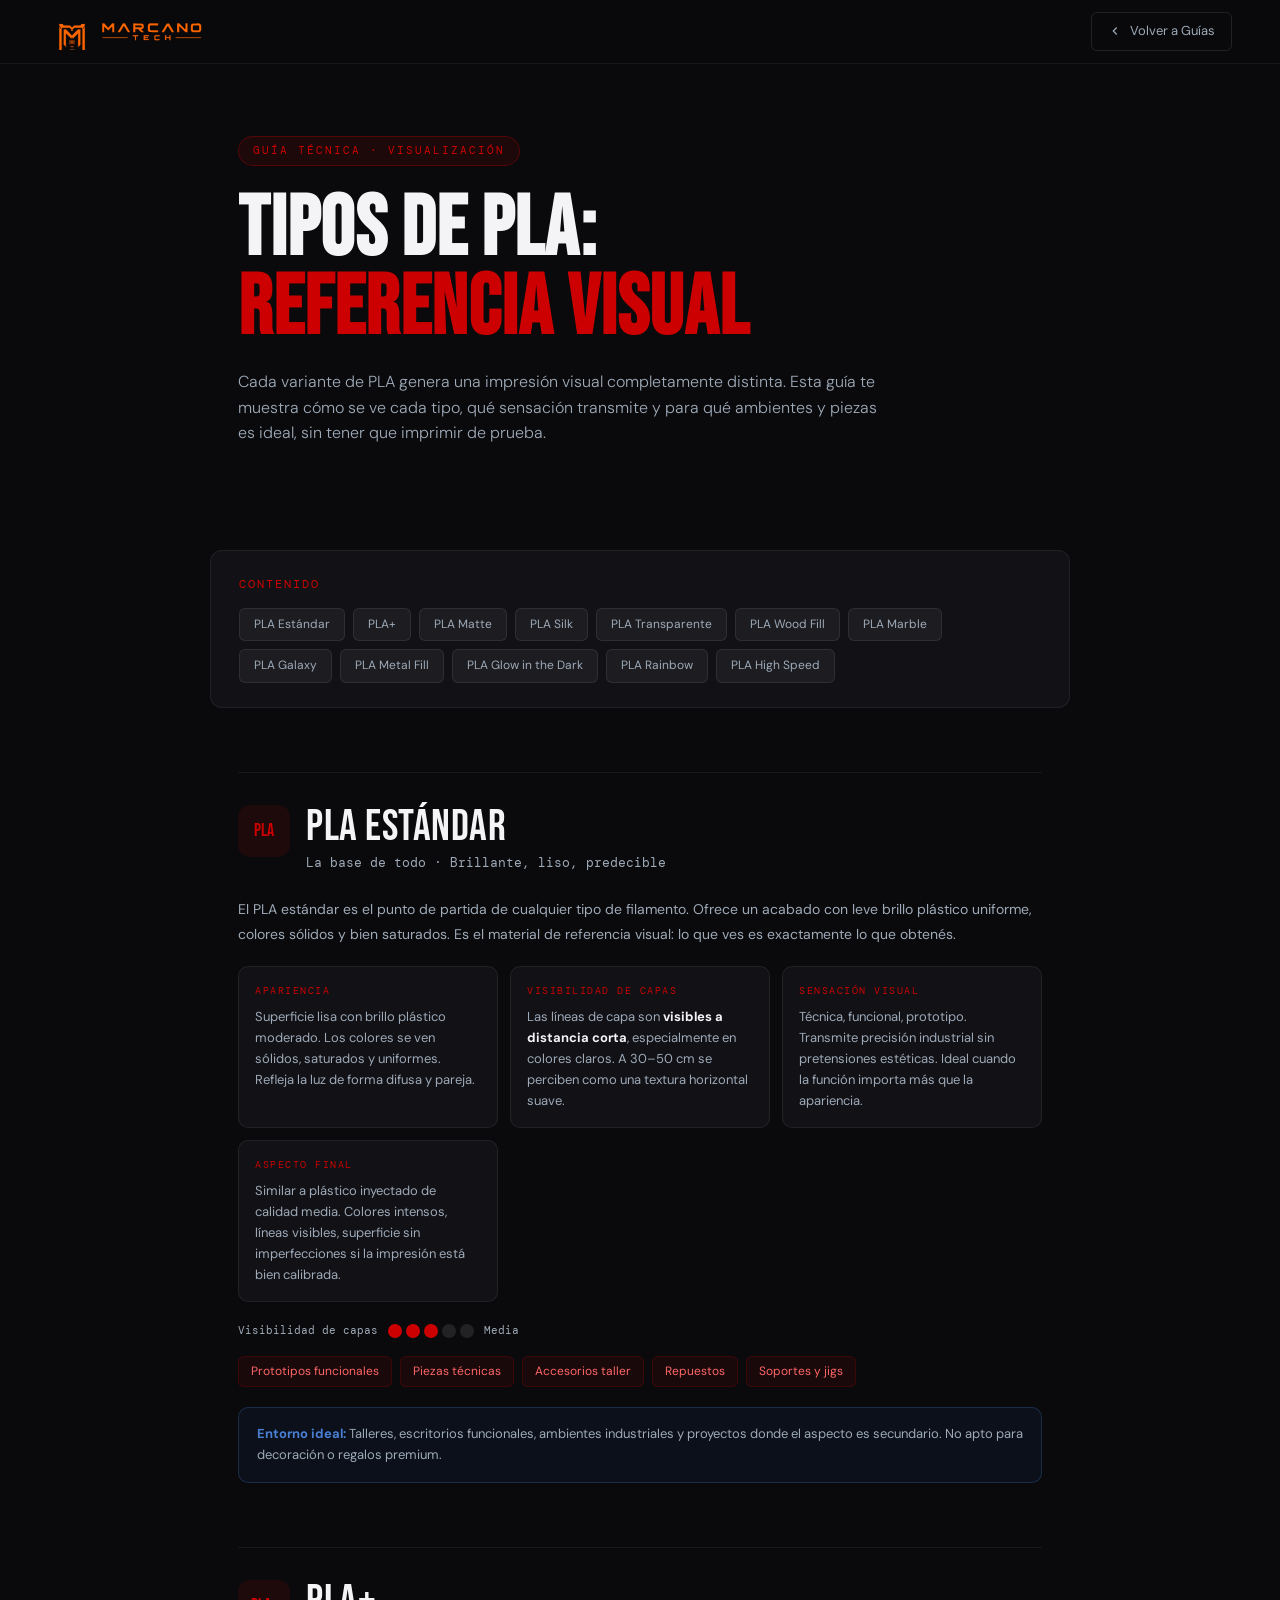
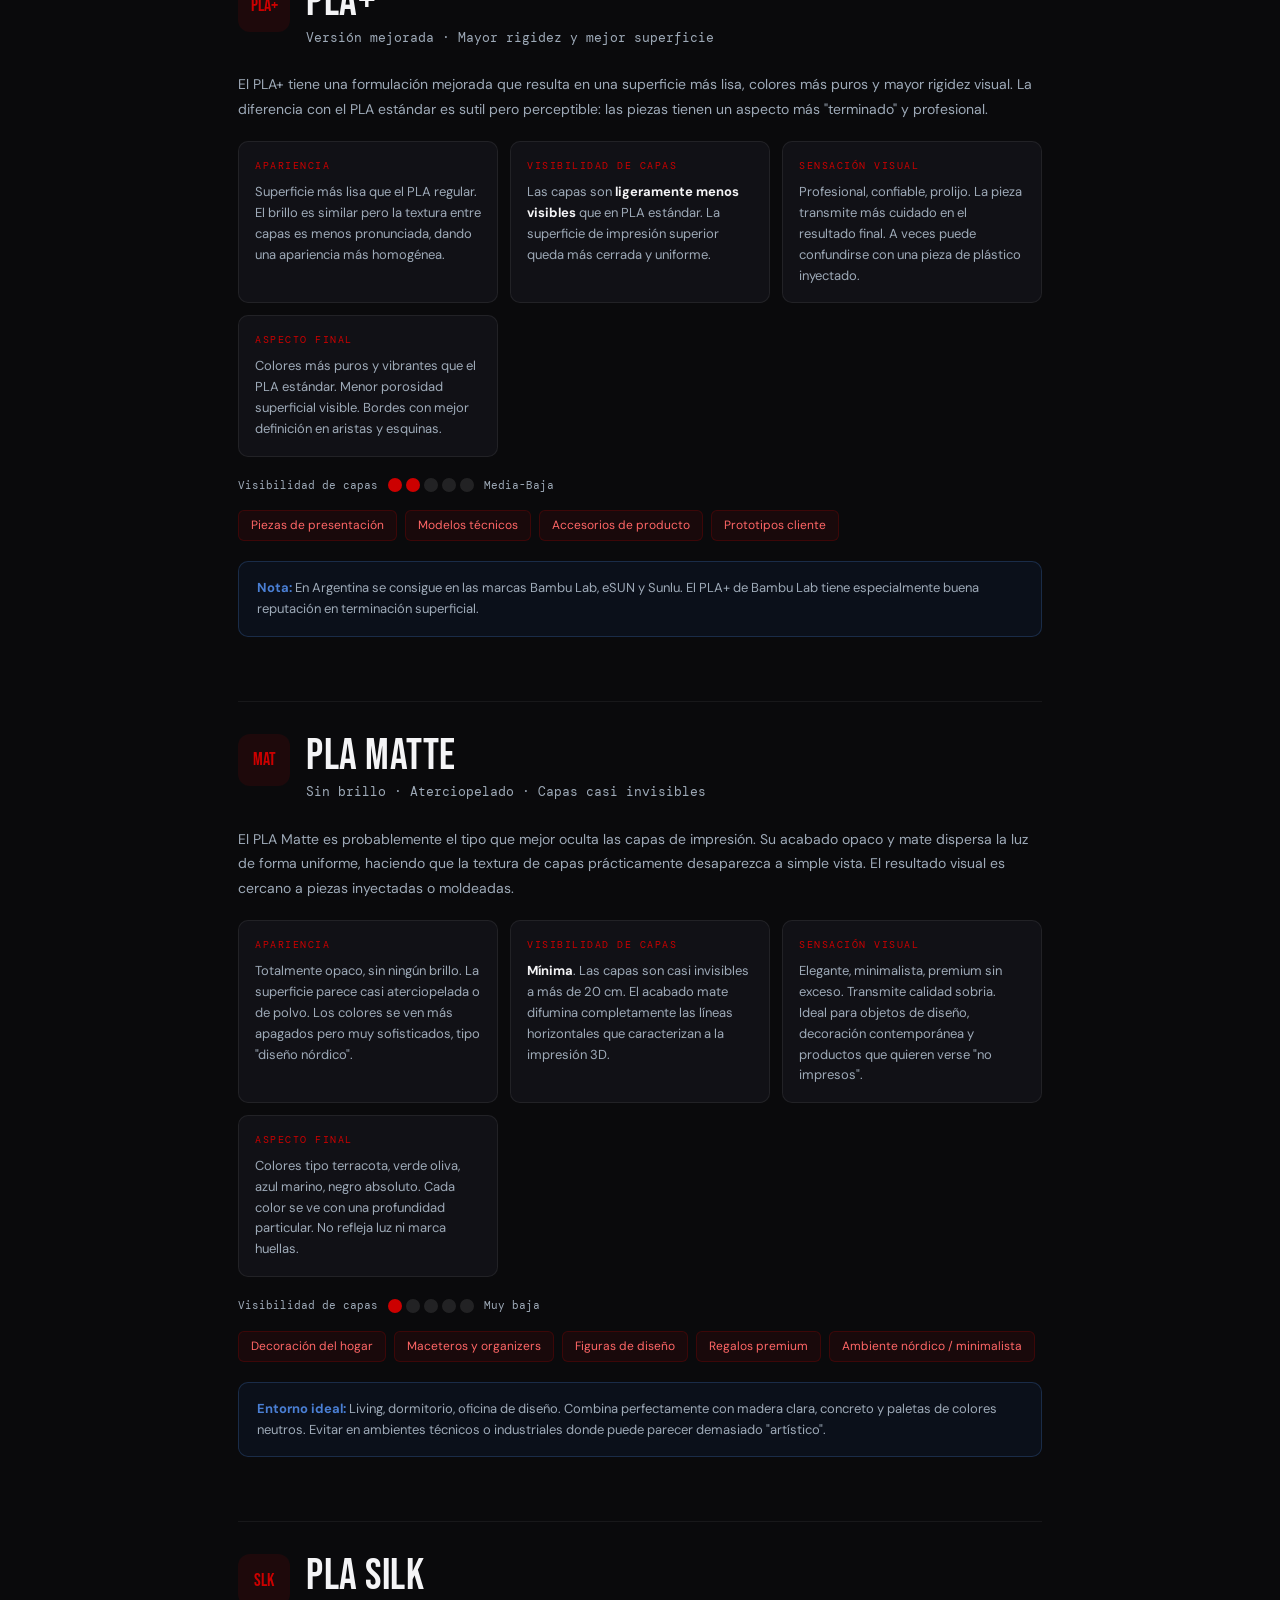
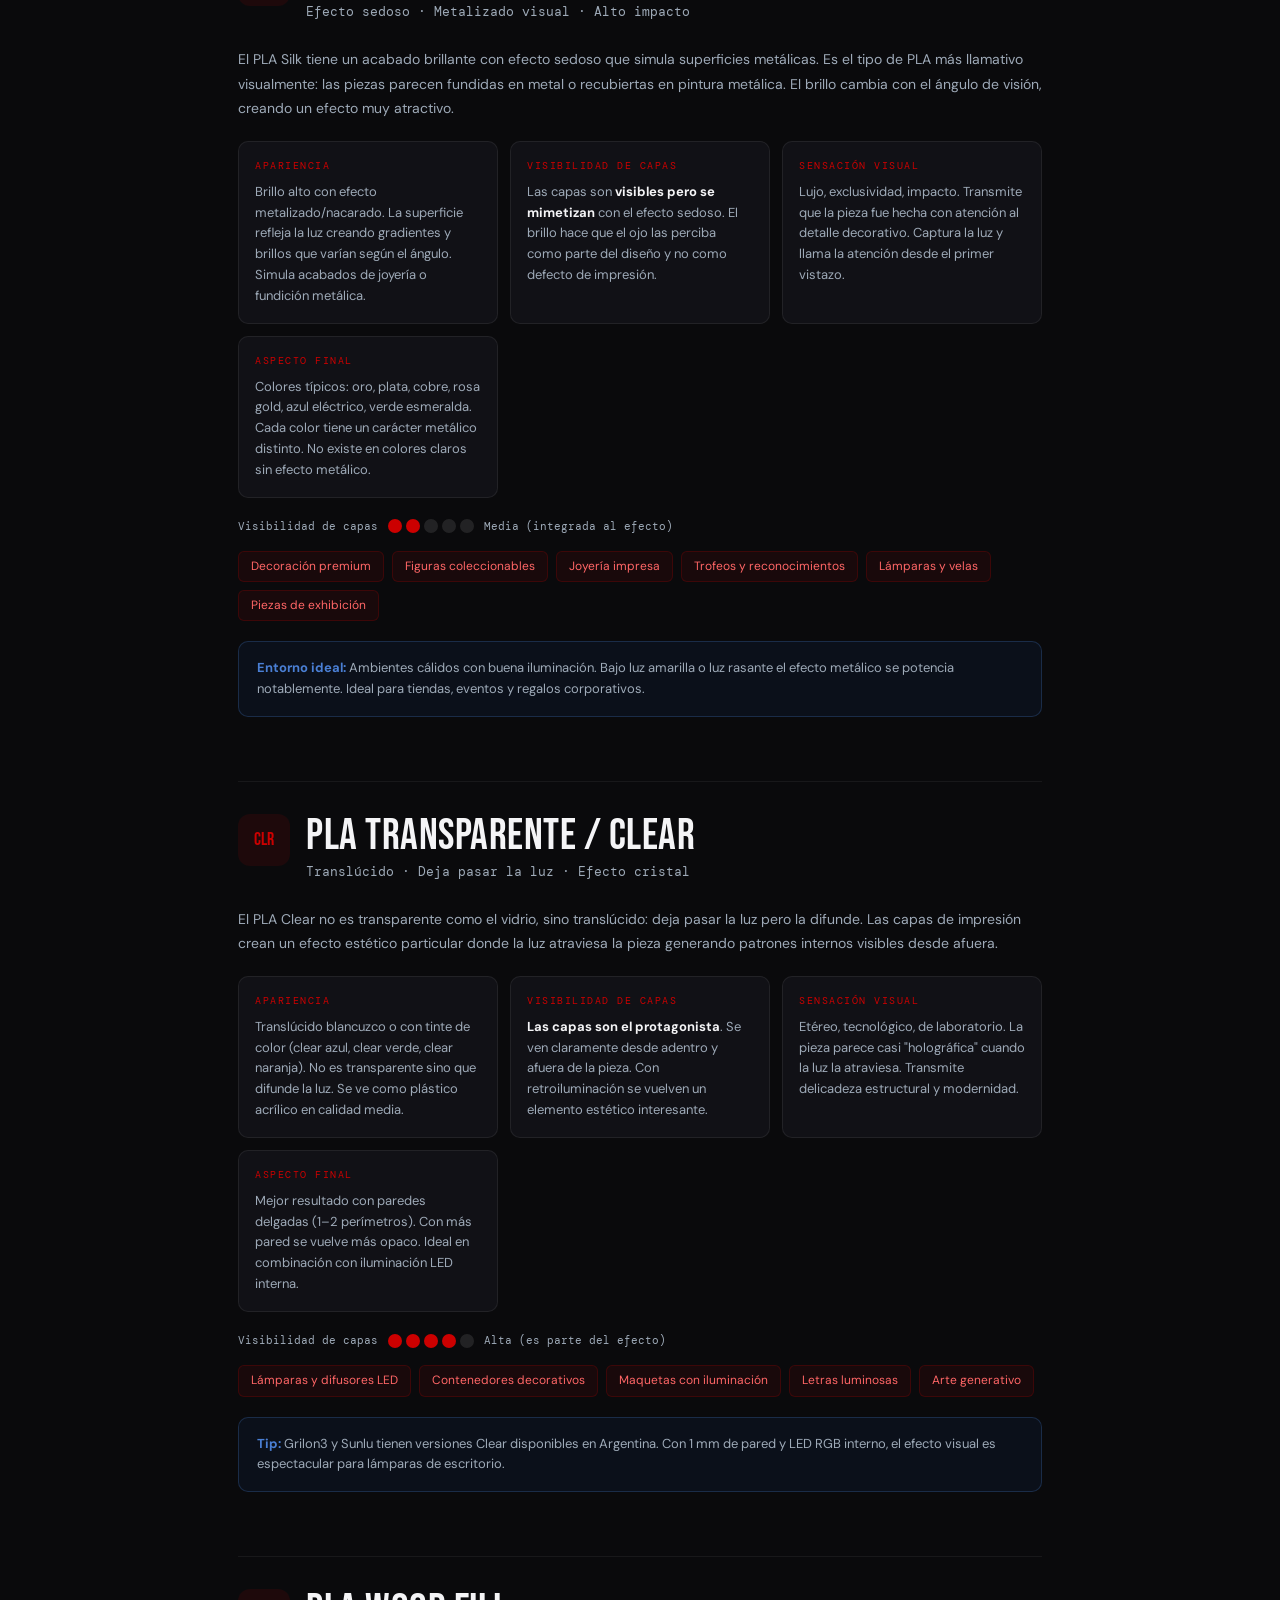
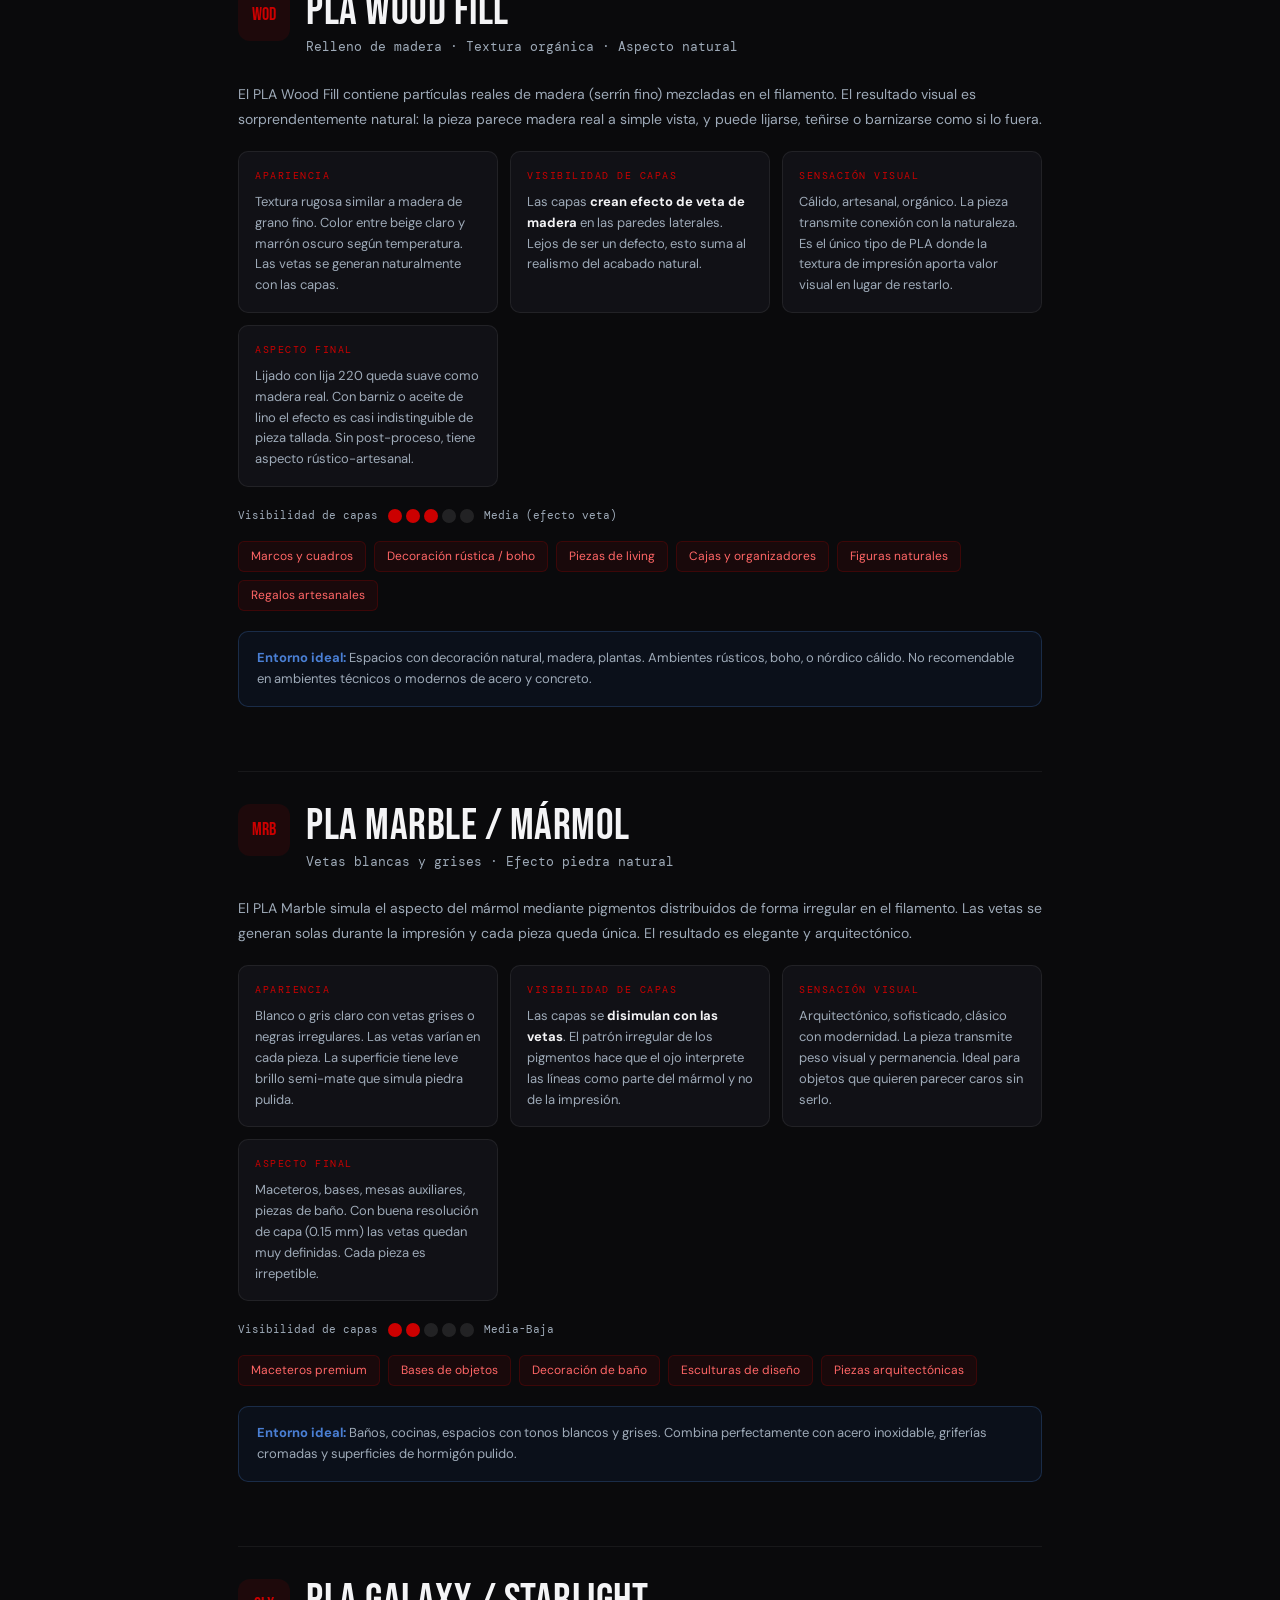
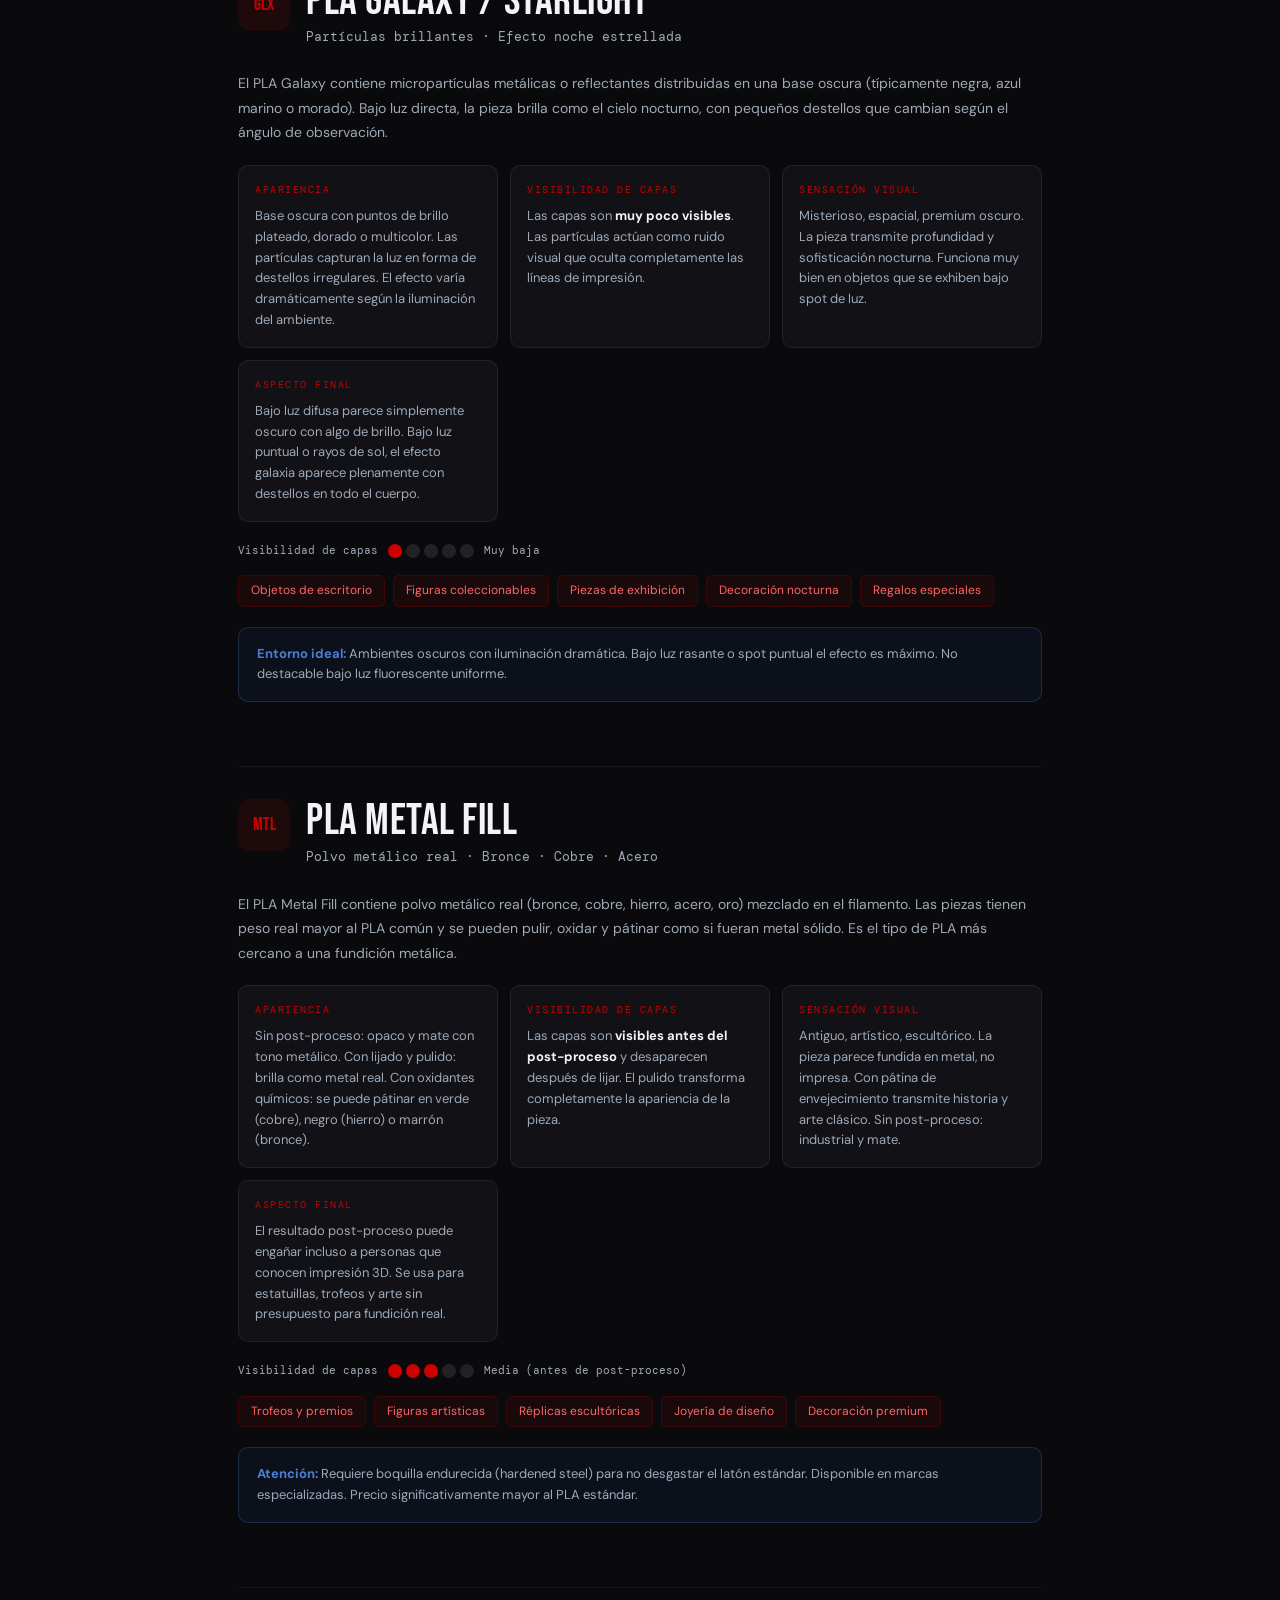
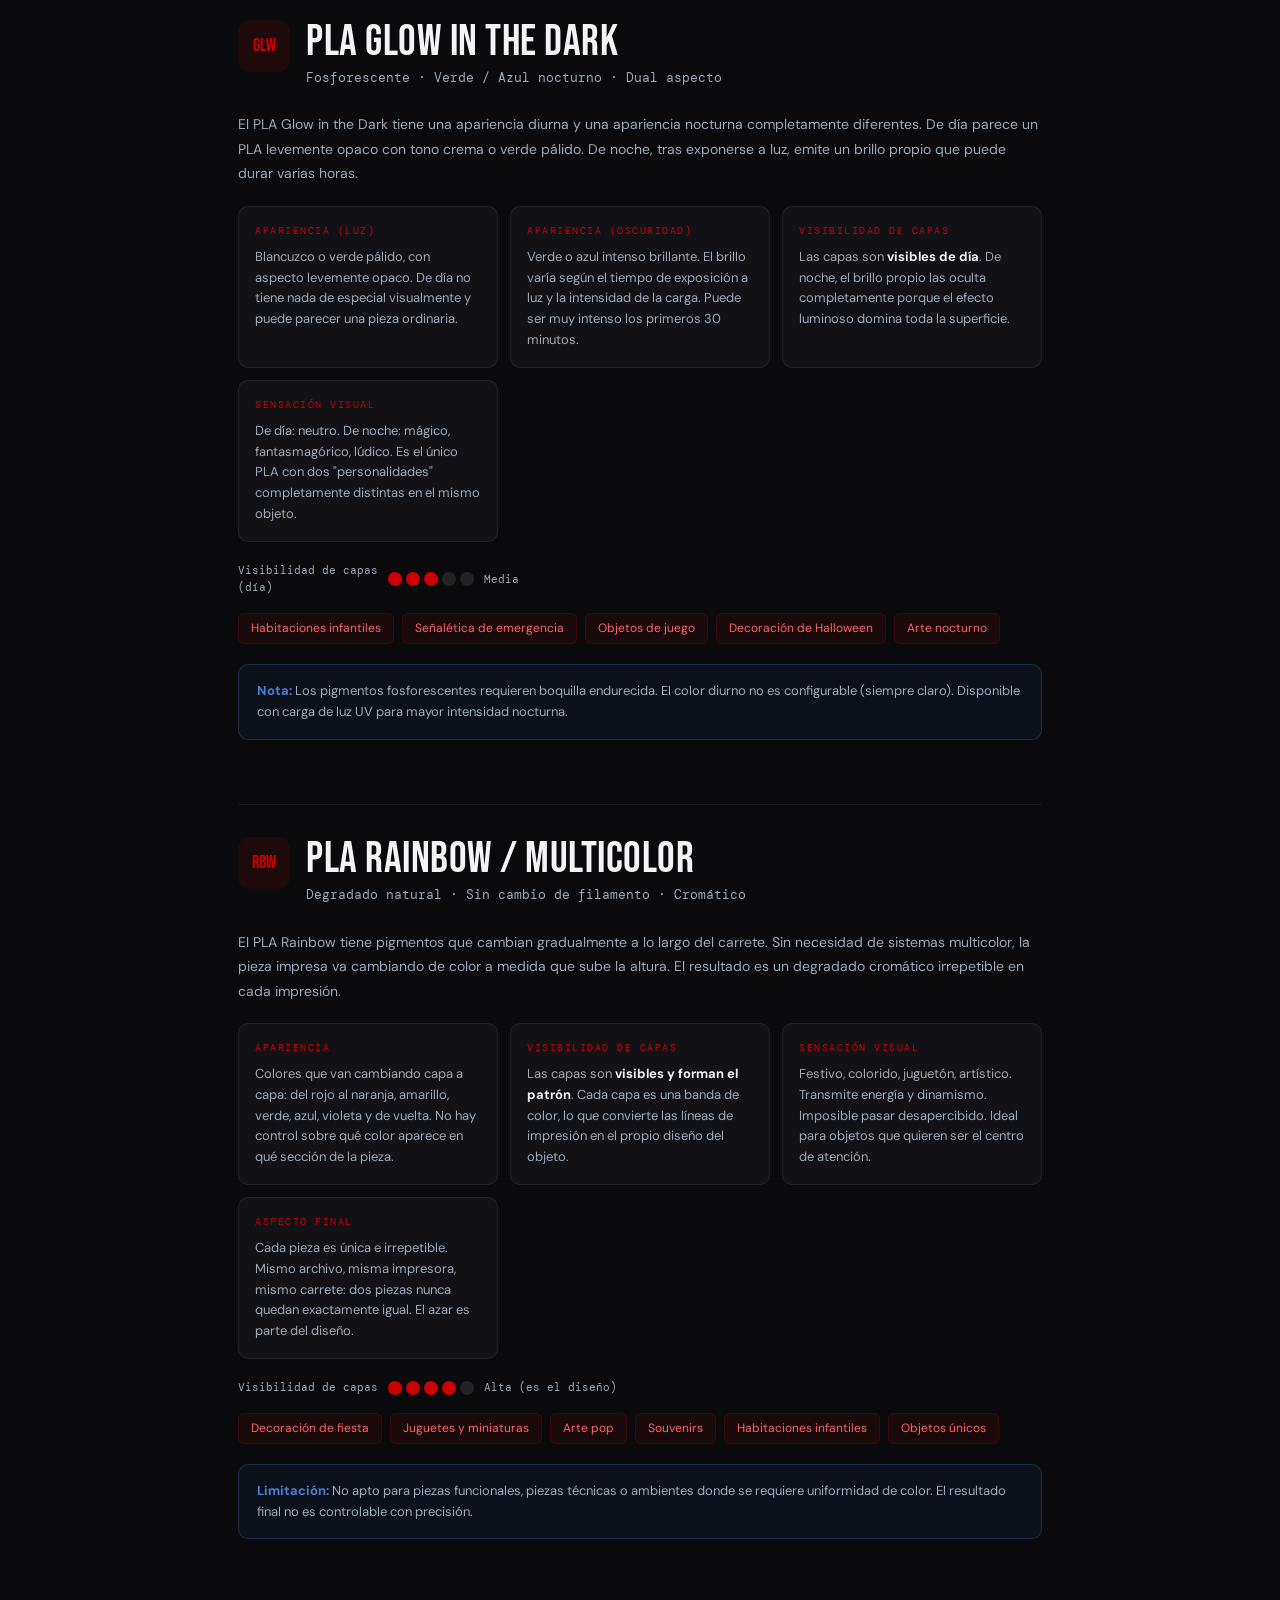
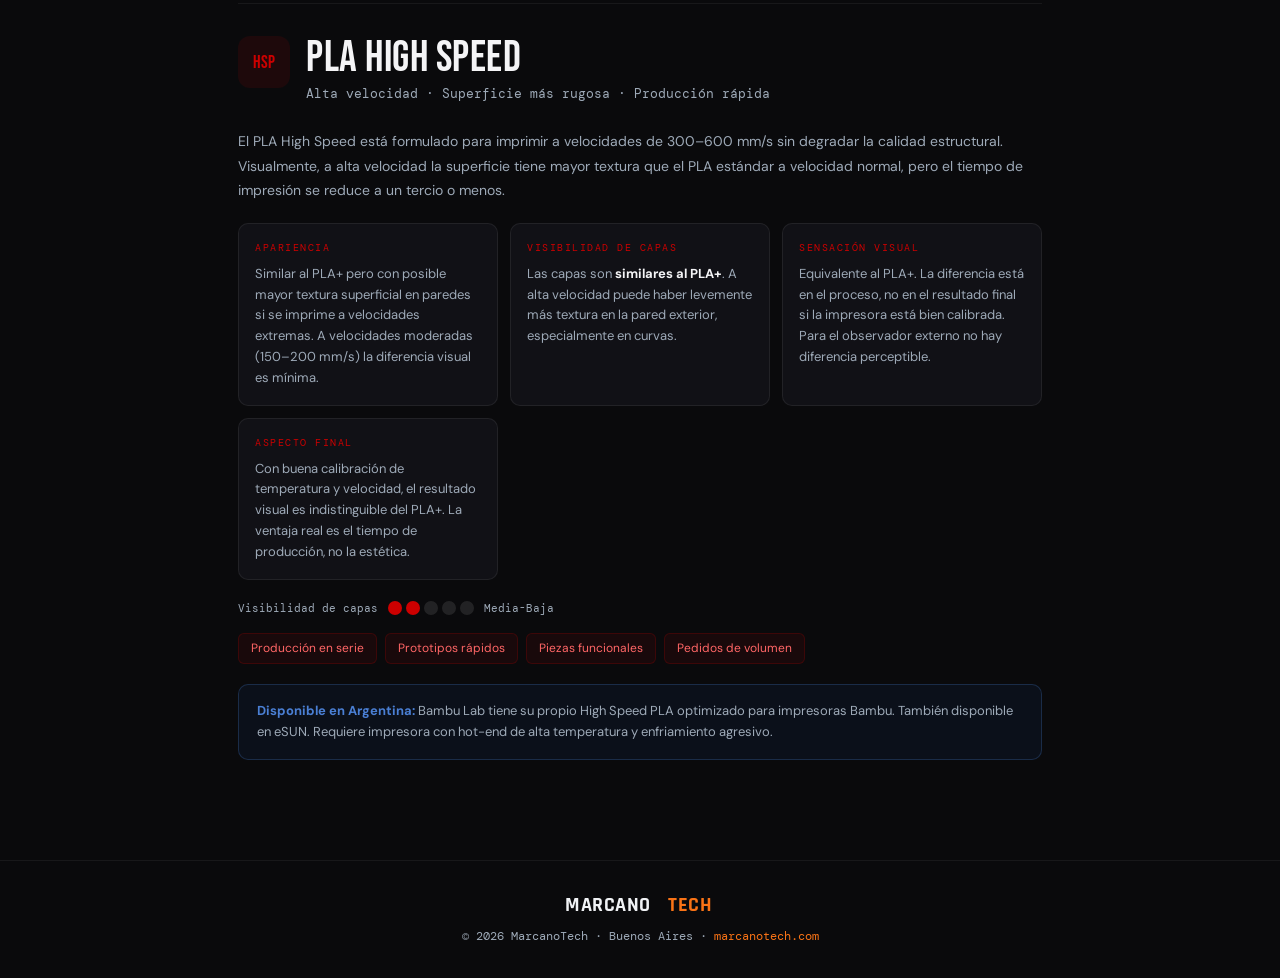
<file: guia-visualizacion-pla.html>
<!DOCTYPE html>
<html lang="es">
<head>
<link rel="icon" type="image/svg+xml" href="[data-uri]">
<meta charset="UTF-8">
<meta name="viewport" content="width=device-width, initial-scale=1.0">
<title>Tipos de PLA: referencia visual — MarcanoTech</title>
<meta name="description" content="Guía visual completa de los tipos de PLA disponibles en Argentina: apariencia, capas, sensación visual y usos recomendados.">
<link rel="preconnect" href="https://fonts.googleapis.com">
<link href="https://fonts.googleapis.com/css2?family=Rajdhani:wght@700&family=Bebas+Neue&family=DM+Sans:wght@300;400;500;600&family=DM+Mono:wght@400;500&display=swap" rel="stylesheet">
<style>
*,*::before,*::after{box-sizing:border-box;margin:0;padding:0;}
:root{
  --black:#000;--dark1:#0a0a0c;--dark2:#111116;--dark3:#18181e;
  --navy:#1a3a6b;--navy-l:#4a7fd4;--ferrari:#f97316;--accent:#cc0000;--silver:#9eaab8;--white:#f4f4f6;
  --font-d:'Bebas Neue',sans-serif;--font-b:'DM Sans',sans-serif;--font-m:'DM Mono',monospace;
}
html{scroll-behavior:smooth;}
body{font-family:var(--font-b);background:var(--dark1);color:var(--white);line-height:1.6;}
a{text-decoration:none;color:inherit;}
nav{position:sticky;top:0;z-index:50;padding:0 48px;height:64px;display:flex;align-items:center;justify-content:space-between;background:rgba(10,10,12,0.95);backdrop-filter:blur(12px);border-bottom:1px solid rgba(255,255,255,0.06);}
.logo{font-family:var(--font-d);font-size:20px;letter-spacing:1px;}
.logo span{color:var(--ferrari);}
.back-btn{display:flex;align-items:center;gap:8px;font-size:13px;color:var(--silver);padding:8px 16px;border:1px solid rgba(255,255,255,0.1);border-radius:6px;transition:all 0.2s;}
.back-btn:hover{color:var(--white);border-color:var(--accent);}
.hero{padding:72px 48px 56px;max-width:900px;margin:0 auto;}
.cat-badge{display:inline-flex;align-items:center;gap:8px;background:rgba(204,0,0,0.1);border:1px solid rgba(204,0,0,0.3);padding:5px 14px;border-radius:100px;font-size:11px;font-family:var(--font-m);color:var(--accent);letter-spacing:2px;text-transform:uppercase;margin-bottom:24px;}
.hero h1{font-family:var(--font-d);font-size:clamp(48px,7vw,84px);line-height:0.95;letter-spacing:1px;margin-bottom:20px;}
.hero h1 span{color:var(--accent);}
.hero p{font-size:16px;color:var(--silver);max-width:640px;font-weight:300;}
.toc{background:var(--dark2);border:1px solid rgba(255,255,255,0.07);border-radius:12px;padding:24px 28px;max-width:860px;margin:48px auto 48px;width:calc(100% - 96px);}
.toc-title{font-size:12px;font-family:var(--font-m);letter-spacing:2px;color:var(--accent);text-transform:uppercase;margin-bottom:14px;}
.toc-links{display:flex;flex-wrap:wrap;gap:8px;}
.toc-link{background:rgba(255,255,255,0.05);border:1px solid rgba(255,255,255,0.08);color:var(--silver);padding:6px 14px;border-radius:6px;font-size:12px;transition:all 0.2s;}
.toc-link:hover{background:rgba(204,0,0,0.1);border-color:rgba(204,0,0,0.3);color:var(--white);}
.content{max-width:900px;margin:0 auto;padding:0 48px 80px;}
.pla-section{margin-top:64px;padding-top:32px;border-top:1px solid rgba(255,255,255,0.06);}
.pla-header{display:flex;align-items:flex-start;gap:16px;margin-bottom:24px;flex-wrap:wrap;}
.pla-icon{width:52px;height:52px;border-radius:12px;display:flex;align-items:center;justify-content:center;font-family:var(--font-d);font-size:18px;flex-shrink:0;text-align:center;line-height:1.1;}
.pla-title{font-family:var(--font-d);font-size:clamp(28px,4vw,44px);line-height:1;letter-spacing:0.5px;}
.pla-subtitle{font-size:13px;color:var(--silver);font-family:var(--font-m);margin-top:4px;}
.visual-grid{display:grid;grid-template-columns:repeat(auto-fill,minmax(200px,1fr));gap:12px;margin:20px 0;}
.visual-card{background:var(--dark2);border:1px solid rgba(255,255,255,0.07);border-radius:10px;padding:16px;}
.visual-card-title{font-size:10px;color:var(--accent);font-family:var(--font-m);letter-spacing:1.5px;text-transform:uppercase;margin-bottom:8px;}
.visual-card-text{font-size:13px;color:var(--silver);line-height:1.6;}
.capas-bar{display:flex;align-items:center;gap:10px;margin:16px 0;}
.capas-label{font-size:11px;color:var(--silver);font-family:var(--font-m);width:140px;flex-shrink:0;}
.capas-dots{display:flex;gap:4px;}
.dot{width:14px;height:14px;border-radius:50%;background:rgba(255,255,255,0.1);}
.dot.on{background:var(--accent);}
.uses{display:flex;flex-wrap:wrap;gap:8px;margin:16px 0;}
.use-tag{background:rgba(204,0,0,0.08);border:1px solid rgba(204,0,0,0.2);color:#ff6666;padding:5px 12px;border-radius:6px;font-size:12px;}
.tip{background:rgba(26,58,107,0.15);border:1px solid rgba(74,127,212,0.25);border-radius:10px;padding:16px 18px;margin:20px 0;font-size:13px;color:var(--silver);line-height:1.6;}
.tip strong{color:var(--navy-l);}
.section-intro{font-size:14px;color:var(--silver);line-height:1.75;margin-bottom:20px;}
footer{background:var(--dark1);border-top:1px solid rgba(255,255,255,0.06);padding:32px 48px;text-align:center;}
footer p{font-size:12px;color:var(--silver);font-family:var(--font-m);}
footer span{color:var(--ferrari);}
@media(max-width:768px){
  nav,footer{padding-left:20px;padding-right:20px;}
  .hero,.content{padding-left:20px;padding-right:20px;}
  .toc{margin-left:20px;margin-right:20px;padding:18px;}
  .visual-grid{grid-template-columns:1fr;}
}
</style>
</head>
<body>

<nav>
  <a href="index.html" style="display:flex;align-items:center;gap:10px;text-decoration:none">
    <img src="[data-uri]" style="height:36px;width:auto;flex-shrink:0;display:block" alt="MarcanoTech">
    <img src="[data-uri]" style="height:22px;width:auto;flex-shrink:0;display:block" alt="MarcanoTech">
  </a>
  <a href="index.html#guias" class="back-btn">
    <svg width="14" height="14" viewBox="0 0 24 24" fill="none" stroke="currentColor" stroke-width="2"><polyline points="15 18 9 12 15 6"/></svg>
    Volver a Guías
  </a>
</nav>

<div class="hero">
  <div class="cat-badge">Guía técnica · Visualización</div>
  <h1>TIPOS DE PLA:<br><span>REFERENCIA VISUAL</span></h1>
  <p>Cada variante de PLA genera una impresión visual completamente distinta. Esta guía te muestra cómo se ve cada tipo, qué sensación transmite y para qué ambientes y piezas es ideal, sin tener que imprimir de prueba.</p>
</div>

<div class="toc">
  <div class="toc-title">Contenido</div>
  <div class="toc-links">
    <a href="#pla-estandar" class="toc-link">PLA Estándar</a>
    <a href="#pla-plus" class="toc-link">PLA+</a>
    <a href="#pla-matte" class="toc-link">PLA Matte</a>
    <a href="#pla-silk" class="toc-link">PLA Silk</a>
    <a href="#pla-clear" class="toc-link">PLA Transparente</a>
    <a href="#pla-wood" class="toc-link">PLA Wood Fill</a>
    <a href="#pla-marble" class="toc-link">PLA Marble</a>
    <a href="#pla-galaxy" class="toc-link">PLA Galaxy</a>
    <a href="#pla-metal" class="toc-link">PLA Metal Fill</a>
    <a href="#pla-glow" class="toc-link">PLA Glow in the Dark</a>
    <a href="#pla-rainbow" class="toc-link">PLA Rainbow</a>
    <a href="#pla-highspeed" class="toc-link">PLA High Speed</a>
  </div>
</div>

<div class="content">

<!-- ── PLA ESTÁNDAR ── -->
<div class="pla-section" id="pla-estandar">
  <div class="pla-header">
    <div class="pla-icon" style="background:rgba(204,0,0,0.1);color:#cc0000;">PLA</div>
    <div>
      <div class="pla-title" style="color:var(--white);">PLA Estándar</div>
      <div class="pla-subtitle">La base de todo · Brillante, liso, predecible</div>
    </div>
  </div>
  <p class="section-intro">El PLA estándar es el punto de partida de cualquier tipo de filamento. Ofrece un acabado con leve brillo plástico uniforme, colores sólidos y bien saturados. Es el material de referencia visual: lo que ves es exactamente lo que obtenés.</p>
  <div class="visual-grid">
    <div class="visual-card">
      <div class="visual-card-title">Apariencia</div>
      <div class="visual-card-text">Superficie lisa con brillo plástico moderado. Los colores se ven sólidos, saturados y uniformes. Refleja la luz de forma difusa y pareja.</div>
    </div>
    <div class="visual-card">
      <div class="visual-card-title">Visibilidad de capas</div>
      <div class="visual-card-text">Las líneas de capa son <strong style="color:var(--white)">visibles a distancia corta</strong>, especialmente en colores claros. A 30–50 cm se perciben como una textura horizontal suave.</div>
    </div>
    <div class="visual-card">
      <div class="visual-card-title">Sensación visual</div>
      <div class="visual-card-text">Técnica, funcional, prototipo. Transmite precisión industrial sin pretensiones estéticas. Ideal cuando la función importa más que la apariencia.</div>
    </div>
    <div class="visual-card">
      <div class="visual-card-title">Aspecto final</div>
      <div class="visual-card-text">Similar a plástico inyectado de calidad media. Colores intensos, líneas visibles, superficie sin imperfecciones si la impresión está bien calibrada.</div>
    </div>
  </div>
  <div class="capas-bar"><span class="capas-label">Visibilidad de capas</span><div class="capas-dots"><div class="dot on"></div><div class="dot on"></div><div class="dot on"></div><div class="dot"></div><div class="dot"></div></div><span style="font-size:11px;color:var(--silver);font-family:var(--font-m)">Media</span></div>
  <div class="uses">
    <span class="use-tag">Prototipos funcionales</span>
    <span class="use-tag">Piezas técnicas</span>
    <span class="use-tag">Accesorios taller</span>
    <span class="use-tag">Repuestos</span>
    <span class="use-tag">Soportes y jigs</span>
  </div>
  <div class="tip"><strong>Entorno ideal:</strong> Talleres, escritorios funcionales, ambientes industriales y proyectos donde el aspecto es secundario. No apto para decoración o regalos premium.</div>
</div>

<!-- ── PLA+ ── -->
<div class="pla-section" id="pla-plus">
  <div class="pla-header">
    <div class="pla-icon" style="background:rgba(204,0,0,0.1);color:#cc0000;">PLA+</div>
    <div>
      <div class="pla-title" style="color:var(--white);">PLA+</div>
      <div class="pla-subtitle">Versión mejorada · Mayor rigidez y mejor superficie</div>
    </div>
  </div>
  <p class="section-intro">El PLA+ tiene una formulación mejorada que resulta en una superficie más lisa, colores más puros y mayor rigidez visual. La diferencia con el PLA estándar es sutil pero perceptible: las piezas tienen un aspecto más "terminado" y profesional.</p>
  <div class="visual-grid">
    <div class="visual-card">
      <div class="visual-card-title">Apariencia</div>
      <div class="visual-card-text">Superficie más lisa que el PLA regular. El brillo es similar pero la textura entre capas es menos pronunciada, dando una apariencia más homogénea.</div>
    </div>
    <div class="visual-card">
      <div class="visual-card-title">Visibilidad de capas</div>
      <div class="visual-card-text">Las capas son <strong style="color:var(--white)">ligeramente menos visibles</strong> que en PLA estándar. La superficie de impresión superior queda más cerrada y uniforme.</div>
    </div>
    <div class="visual-card">
      <div class="visual-card-title">Sensación visual</div>
      <div class="visual-card-text">Profesional, confiable, prolijo. La pieza transmite más cuidado en el resultado final. A veces puede confundirse con una pieza de plástico inyectado.</div>
    </div>
    <div class="visual-card">
      <div class="visual-card-title">Aspecto final</div>
      <div class="visual-card-text">Colores más puros y vibrantes que el PLA estándar. Menor porosidad superficial visible. Bordes con mejor definición en aristas y esquinas.</div>
    </div>
  </div>
  <div class="capas-bar"><span class="capas-label">Visibilidad de capas</span><div class="capas-dots"><div class="dot on"></div><div class="dot on"></div><div class="dot"></div><div class="dot"></div><div class="dot"></div></div><span style="font-size:11px;color:var(--silver);font-family:var(--font-m)">Media-Baja</span></div>
  <div class="uses">
    <span class="use-tag">Piezas de presentación</span>
    <span class="use-tag">Modelos técnicos</span>
    <span class="use-tag">Accesorios de producto</span>
    <span class="use-tag">Prototipos cliente</span>
  </div>
  <div class="tip"><strong>Nota:</strong> En Argentina se consigue en las marcas Bambu Lab, eSUN y Sunlu. El PLA+ de Bambu Lab tiene especialmente buena reputación en terminación superficial.</div>
</div>

<!-- ── PLA MATTE ── -->
<div class="pla-section" id="pla-matte">
  <div class="pla-header">
    <div class="pla-icon" style="background:rgba(204,0,0,0.1);color:#cc0000;">MAT</div>
    <div>
      <div class="pla-title" style="color:var(--white);">PLA Matte</div>
      <div class="pla-subtitle">Sin brillo · Aterciopelado · Capas casi invisibles</div>
    </div>
  </div>
  <p class="section-intro">El PLA Matte es probablemente el tipo que mejor oculta las capas de impresión. Su acabado opaco y mate dispersa la luz de forma uniforme, haciendo que la textura de capas prácticamente desaparezca a simple vista. El resultado visual es cercano a piezas inyectadas o moldeadas.</p>
  <div class="visual-grid">
    <div class="visual-card">
      <div class="visual-card-title">Apariencia</div>
      <div class="visual-card-text">Totalmente opaco, sin ningún brillo. La superficie parece casi aterciopelada o de polvo. Los colores se ven más apagados pero muy sofisticados, tipo "diseño nórdico".</div>
    </div>
    <div class="visual-card">
      <div class="visual-card-title">Visibilidad de capas</div>
      <div class="visual-card-text"><strong style="color:var(--white)">Mínima</strong>. Las capas son casi invisibles a más de 20 cm. El acabado mate difumina completamente las líneas horizontales que caracterizan a la impresión 3D.</div>
    </div>
    <div class="visual-card">
      <div class="visual-card-title">Sensación visual</div>
      <div class="visual-card-text">Elegante, minimalista, premium sin exceso. Transmite calidad sobria. Ideal para objetos de diseño, decoración contemporánea y productos que quieren verse "no impresos".</div>
    </div>
    <div class="visual-card">
      <div class="visual-card-title">Aspecto final</div>
      <div class="visual-card-text">Colores tipo terracota, verde oliva, azul marino, negro absoluto. Cada color se ve con una profundidad particular. No refleja luz ni marca huellas.</div>
    </div>
  </div>
  <div class="capas-bar"><span class="capas-label">Visibilidad de capas</span><div class="capas-dots"><div class="dot on"></div><div class="dot"></div><div class="dot"></div><div class="dot"></div><div class="dot"></div></div><span style="font-size:11px;color:var(--silver);font-family:var(--font-m)">Muy baja</span></div>
  <div class="uses">
    <span class="use-tag">Decoración del hogar</span>
    <span class="use-tag">Maceteros y organizers</span>
    <span class="use-tag">Figuras de diseño</span>
    <span class="use-tag">Regalos premium</span>
    <span class="use-tag">Ambiente nórdico / minimalista</span>
  </div>
  <div class="tip"><strong>Entorno ideal:</strong> Living, dormitorio, oficina de diseño. Combina perfectamente con madera clara, concreto y paletas de colores neutros. Evitar en ambientes técnicos o industriales donde puede parecer demasiado "artístico".</div>
</div>

<!-- ── PLA SILK ── -->
<div class="pla-section" id="pla-silk">
  <div class="pla-header">
    <div class="pla-icon" style="background:rgba(204,0,0,0.1);color:#cc0000;">SLK</div>
    <div>
      <div class="pla-title" style="color:var(--white);">PLA Silk</div>
      <div class="pla-subtitle">Efecto sedoso · Metalizado visual · Alto impacto</div>
    </div>
  </div>
  <p class="section-intro">El PLA Silk tiene un acabado brillante con efecto sedoso que simula superficies metálicas. Es el tipo de PLA más llamativo visualmente: las piezas parecen fundidas en metal o recubiertas en pintura metálica. El brillo cambia con el ángulo de visión, creando un efecto muy atractivo.</p>
  <div class="visual-grid">
    <div class="visual-card">
      <div class="visual-card-title">Apariencia</div>
      <div class="visual-card-text">Brillo alto con efecto metalizado/nacarado. La superficie refleja la luz creando gradientes y brillos que varían según el ángulo. Simula acabados de joyería o fundición metálica.</div>
    </div>
    <div class="visual-card">
      <div class="visual-card-title">Visibilidad de capas</div>
      <div class="visual-card-text">Las capas son <strong style="color:var(--white)">visibles pero se mimetizan</strong> con el efecto sedoso. El brillo hace que el ojo las perciba como parte del diseño y no como defecto de impresión.</div>
    </div>
    <div class="visual-card">
      <div class="visual-card-title">Sensación visual</div>
      <div class="visual-card-text">Lujo, exclusividad, impacto. Transmite que la pieza fue hecha con atención al detalle decorativo. Captura la luz y llama la atención desde el primer vistazo.</div>
    </div>
    <div class="visual-card">
      <div class="visual-card-title">Aspecto final</div>
      <div class="visual-card-text">Colores típicos: oro, plata, cobre, rosa gold, azul eléctrico, verde esmeralda. Cada color tiene un carácter metálico distinto. No existe en colores claros sin efecto metálico.</div>
    </div>
  </div>
  <div class="capas-bar"><span class="capas-label">Visibilidad de capas</span><div class="capas-dots"><div class="dot on"></div><div class="dot on"></div><div class="dot"></div><div class="dot"></div><div class="dot"></div></div><span style="font-size:11px;color:var(--silver);font-family:var(--font-m)">Media (integrada al efecto)</span></div>
  <div class="uses">
    <span class="use-tag">Decoración premium</span>
    <span class="use-tag">Figuras coleccionables</span>
    <span class="use-tag">Joyería impresa</span>
    <span class="use-tag">Trofeos y reconocimientos</span>
    <span class="use-tag">Lámparas y velas</span>
    <span class="use-tag">Piezas de exhibición</span>
  </div>
  <div class="tip"><strong>Entorno ideal:</strong> Ambientes cálidos con buena iluminación. Bajo luz amarilla o luz rasante el efecto metálico se potencia notablemente. Ideal para tiendas, eventos y regalos corporativos.</div>
</div>

<!-- ── PLA TRANSPARENTE ── -->
<div class="pla-section" id="pla-clear">
  <div class="pla-header">
    <div class="pla-icon" style="background:rgba(204,0,0,0.1);color:#cc0000;">CLR</div>
    <div>
      <div class="pla-title" style="color:var(--white);">PLA Transparente / Clear</div>
      <div class="pla-subtitle">Translúcido · Deja pasar la luz · Efecto cristal</div>
    </div>
  </div>
  <p class="section-intro">El PLA Clear no es transparente como el vidrio, sino translúcido: deja pasar la luz pero la difunde. Las capas de impresión crean un efecto estético particular donde la luz atraviesa la pieza generando patrones internos visibles desde afuera.</p>
  <div class="visual-grid">
    <div class="visual-card">
      <div class="visual-card-title">Apariencia</div>
      <div class="visual-card-text">Translúcido blancuzco o con tinte de color (clear azul, clear verde, clear naranja). No es transparente sino que difunde la luz. Se ve como plástico acrílico en calidad media.</div>
    </div>
    <div class="visual-card">
      <div class="visual-card-title">Visibilidad de capas</div>
      <div class="visual-card-text"><strong style="color:var(--white)">Las capas son el protagonista</strong>. Se ven claramente desde adentro y afuera de la pieza. Con retroiluminación se vuelven un elemento estético interesante.</div>
    </div>
    <div class="visual-card">
      <div class="visual-card-title">Sensación visual</div>
      <div class="visual-card-text">Etéreo, tecnológico, de laboratorio. La pieza parece casi "holográfica" cuando la luz la atraviesa. Transmite delicadeza estructural y modernidad.</div>
    </div>
    <div class="visual-card">
      <div class="visual-card-title">Aspecto final</div>
      <div class="visual-card-text">Mejor resultado con paredes delgadas (1–2 perímetros). Con más pared se vuelve más opaco. Ideal en combinación con iluminación LED interna.</div>
    </div>
  </div>
  <div class="capas-bar"><span class="capas-label">Visibilidad de capas</span><div class="capas-dots"><div class="dot on"></div><div class="dot on"></div><div class="dot on"></div><div class="dot on"></div><div class="dot"></div></div><span style="font-size:11px;color:var(--silver);font-family:var(--font-m)">Alta (es parte del efecto)</span></div>
  <div class="uses">
    <span class="use-tag">Lámparas y difusores LED</span>
    <span class="use-tag">Contenedores decorativos</span>
    <span class="use-tag">Maquetas con iluminación</span>
    <span class="use-tag">Letras luminosas</span>
    <span class="use-tag">Arte generativo</span>
  </div>
  <div class="tip"><strong>Tip:</strong> Grilon3 y Sunlu tienen versiones Clear disponibles en Argentina. Con 1 mm de pared y LED RGB interno, el efecto visual es espectacular para lámparas de escritorio.</div>
</div>

<!-- ── PLA WOOD FILL ── -->
<div class="pla-section" id="pla-wood">
  <div class="pla-header">
    <div class="pla-icon" style="background:rgba(204,0,0,0.1);color:#cc0000;">WOD</div>
    <div>
      <div class="pla-title" style="color:var(--white);">PLA Wood Fill</div>
      <div class="pla-subtitle">Relleno de madera · Textura orgánica · Aspecto natural</div>
    </div>
  </div>
  <p class="section-intro">El PLA Wood Fill contiene partículas reales de madera (serrín fino) mezcladas en el filamento. El resultado visual es sorprendentemente natural: la pieza parece madera real a simple vista, y puede lijarse, teñirse o barnizarse como si lo fuera.</p>
  <div class="visual-grid">
    <div class="visual-card">
      <div class="visual-card-title">Apariencia</div>
      <div class="visual-card-text">Textura rugosa similar a madera de grano fino. Color entre beige claro y marrón oscuro según temperatura. Las vetas se generan naturalmente con las capas.</div>
    </div>
    <div class="visual-card">
      <div class="visual-card-title">Visibilidad de capas</div>
      <div class="visual-card-text">Las capas <strong style="color:var(--white)">crean efecto de veta de madera</strong> en las paredes laterales. Lejos de ser un defecto, esto suma al realismo del acabado natural.</div>
    </div>
    <div class="visual-card">
      <div class="visual-card-title">Sensación visual</div>
      <div class="visual-card-text">Cálido, artesanal, orgánico. La pieza transmite conexión con la naturaleza. Es el único tipo de PLA donde la textura de impresión aporta valor visual en lugar de restarlo.</div>
    </div>
    <div class="visual-card">
      <div class="visual-card-title">Aspecto final</div>
      <div class="visual-card-text">Lijado con lija 220 queda suave como madera real. Con barniz o aceite de lino el efecto es casi indistinguible de pieza tallada. Sin post-proceso, tiene aspecto rústico-artesanal.</div>
    </div>
  </div>
  <div class="capas-bar"><span class="capas-label">Visibilidad de capas</span><div class="capas-dots"><div class="dot on"></div><div class="dot on"></div><div class="dot on"></div><div class="dot"></div><div class="dot"></div></div><span style="font-size:11px;color:var(--silver);font-family:var(--font-m)">Media (efecto veta)</span></div>
  <div class="uses">
    <span class="use-tag">Marcos y cuadros</span>
    <span class="use-tag">Decoración rústica / boho</span>
    <span class="use-tag">Piezas de living</span>
    <span class="use-tag">Cajas y organizadores</span>
    <span class="use-tag">Figuras naturales</span>
    <span class="use-tag">Regalos artesanales</span>
  </div>
  <div class="tip"><strong>Entorno ideal:</strong> Espacios con decoración natural, madera, plantas. Ambientes rústicos, boho, o nórdico cálido. No recomendable en ambientes técnicos o modernos de acero y concreto.</div>
</div>

<!-- ── PLA MARBLE ── -->
<div class="pla-section" id="pla-marble">
  <div class="pla-header">
    <div class="pla-icon" style="background:rgba(204,0,0,0.1);color:#cc0000;">MRB</div>
    <div>
      <div class="pla-title" style="color:var(--white);">PLA Marble / Mármol</div>
      <div class="pla-subtitle">Vetas blancas y grises · Efecto piedra natural</div>
    </div>
  </div>
  <p class="section-intro">El PLA Marble simula el aspecto del mármol mediante pigmentos distribuidos de forma irregular en el filamento. Las vetas se generan solas durante la impresión y cada pieza queda única. El resultado es elegante y arquitectónico.</p>
  <div class="visual-grid">
    <div class="visual-card">
      <div class="visual-card-title">Apariencia</div>
      <div class="visual-card-text">Blanco o gris claro con vetas grises o negras irregulares. Las vetas varían en cada pieza. La superficie tiene leve brillo semi-mate que simula piedra pulida.</div>
    </div>
    <div class="visual-card">
      <div class="visual-card-title">Visibilidad de capas</div>
      <div class="visual-card-text">Las capas se <strong style="color:var(--white)">disimulan con las vetas</strong>. El patrón irregular de los pigmentos hace que el ojo interprete las líneas como parte del mármol y no de la impresión.</div>
    </div>
    <div class="visual-card">
      <div class="visual-card-title">Sensación visual</div>
      <div class="visual-card-text">Arquitectónico, sofisticado, clásico con modernidad. La pieza transmite peso visual y permanencia. Ideal para objetos que quieren parecer caros sin serlo.</div>
    </div>
    <div class="visual-card">
      <div class="visual-card-title">Aspecto final</div>
      <div class="visual-card-text">Maceteros, bases, mesas auxiliares, piezas de baño. Con buena resolución de capa (0.15 mm) las vetas quedan muy definidas. Cada pieza es irrepetible.</div>
    </div>
  </div>
  <div class="capas-bar"><span class="capas-label">Visibilidad de capas</span><div class="capas-dots"><div class="dot on"></div><div class="dot on"></div><div class="dot"></div><div class="dot"></div><div class="dot"></div></div><span style="font-size:11px;color:var(--silver);font-family:var(--font-m)">Media-Baja</span></div>
  <div class="uses">
    <span class="use-tag">Maceteros premium</span>
    <span class="use-tag">Bases de objetos</span>
    <span class="use-tag">Decoración de baño</span>
    <span class="use-tag">Esculturas de diseño</span>
    <span class="use-tag">Piezas arquitectónicas</span>
  </div>
  <div class="tip"><strong>Entorno ideal:</strong> Baños, cocinas, espacios con tonos blancos y grises. Combina perfectamente con acero inoxidable, griferías cromadas y superficies de hormigón pulido.</div>
</div>

<!-- ── PLA GALAXY ── -->
<div class="pla-section" id="pla-galaxy">
  <div class="pla-header">
    <div class="pla-icon" style="background:rgba(204,0,0,0.1);color:#cc0000;">GLX</div>
    <div>
      <div class="pla-title" style="color:var(--white);">PLA Galaxy / Starlight</div>
      <div class="pla-subtitle">Partículas brillantes · Efecto noche estrellada</div>
    </div>
  </div>
  <p class="section-intro">El PLA Galaxy contiene micropartículas metálicas o reflectantes distribuidas en una base oscura (típicamente negra, azul marino o morado). Bajo luz directa, la pieza brilla como el cielo nocturno, con pequeños destellos que cambian según el ángulo de observación.</p>
  <div class="visual-grid">
    <div class="visual-card">
      <div class="visual-card-title">Apariencia</div>
      <div class="visual-card-text">Base oscura con puntos de brillo plateado, dorado o multicolor. Las partículas capturan la luz en forma de destellos irregulares. El efecto varía dramáticamente según la iluminación del ambiente.</div>
    </div>
    <div class="visual-card">
      <div class="visual-card-title">Visibilidad de capas</div>
      <div class="visual-card-text">Las capas son <strong style="color:var(--white)">muy poco visibles</strong>. Las partículas actúan como ruido visual que oculta completamente las líneas de impresión.</div>
    </div>
    <div class="visual-card">
      <div class="visual-card-title">Sensación visual</div>
      <div class="visual-card-text">Misterioso, espacial, premium oscuro. La pieza transmite profundidad y sofisticación nocturna. Funciona muy bien en objetos que se exhiben bajo spot de luz.</div>
    </div>
    <div class="visual-card">
      <div class="visual-card-title">Aspecto final</div>
      <div class="visual-card-text">Bajo luz difusa parece simplemente oscuro con algo de brillo. Bajo luz puntual o rayos de sol, el efecto galaxia aparece plenamente con destellos en todo el cuerpo.</div>
    </div>
  </div>
  <div class="capas-bar"><span class="capas-label">Visibilidad de capas</span><div class="capas-dots"><div class="dot on"></div><div class="dot"></div><div class="dot"></div><div class="dot"></div><div class="dot"></div></div><span style="font-size:11px;color:var(--silver);font-family:var(--font-m)">Muy baja</span></div>
  <div class="uses">
    <span class="use-tag">Objetos de escritorio</span>
    <span class="use-tag">Figuras coleccionables</span>
    <span class="use-tag">Piezas de exhibición</span>
    <span class="use-tag">Decoración nocturna</span>
    <span class="use-tag">Regalos especiales</span>
  </div>
  <div class="tip"><strong>Entorno ideal:</strong> Ambientes oscuros con iluminación dramática. Bajo luz rasante o spot puntual el efecto es máximo. No destacable bajo luz fluorescente uniforme.</div>
</div>

<!-- ── PLA METAL FILL ── -->
<div class="pla-section" id="pla-metal">
  <div class="pla-header">
    <div class="pla-icon" style="background:rgba(204,0,0,0.1);color:#cc0000;">MTL</div>
    <div>
      <div class="pla-title" style="color:var(--white);">PLA Metal Fill</div>
      <div class="pla-subtitle">Polvo metálico real · Bronce · Cobre · Acero</div>
    </div>
  </div>
  <p class="section-intro">El PLA Metal Fill contiene polvo metálico real (bronce, cobre, hierro, acero, oro) mezclado en el filamento. Las piezas tienen peso real mayor al PLA común y se pueden pulir, oxidar y pátinar como si fueran metal sólido. Es el tipo de PLA más cercano a una fundición metálica.</p>
  <div class="visual-grid">
    <div class="visual-card">
      <div class="visual-card-title">Apariencia</div>
      <div class="visual-card-text">Sin post-proceso: opaco y mate con tono metálico. Con lijado y pulido: brilla como metal real. Con oxidantes químicos: se puede pátinar en verde (cobre), negro (hierro) o marrón (bronce).</div>
    </div>
    <div class="visual-card">
      <div class="visual-card-title">Visibilidad de capas</div>
      <div class="visual-card-text">Las capas son <strong style="color:var(--white)">visibles antes del post-proceso</strong> y desaparecen después de lijar. El pulido transforma completamente la apariencia de la pieza.</div>
    </div>
    <div class="visual-card">
      <div class="visual-card-title">Sensación visual</div>
      <div class="visual-card-text">Antiguo, artístico, escultórico. La pieza parece fundida en metal, no impresa. Con pátina de envejecimiento transmite historia y arte clásico. Sin post-proceso: industrial y mate.</div>
    </div>
    <div class="visual-card">
      <div class="visual-card-title">Aspecto final</div>
      <div class="visual-card-text">El resultado post-proceso puede engañar incluso a personas que conocen impresión 3D. Se usa para estatuillas, trofeos y arte sin presupuesto para fundición real.</div>
    </div>
  </div>
  <div class="capas-bar"><span class="capas-label">Visibilidad de capas</span><div class="capas-dots"><div class="dot on"></div><div class="dot on"></div><div class="dot on"></div><div class="dot"></div><div class="dot"></div></div><span style="font-size:11px;color:var(--silver);font-family:var(--font-m)">Media (antes de post-proceso)</span></div>
  <div class="uses">
    <span class="use-tag">Trofeos y premios</span>
    <span class="use-tag">Figuras artísticas</span>
    <span class="use-tag">Réplicas escultóricas</span>
    <span class="use-tag">Joyería de diseño</span>
    <span class="use-tag">Decoración premium</span>
  </div>
  <div class="tip"><strong>Atención:</strong> Requiere boquilla endurecida (hardened steel) para no desgastar el latón estándar. Disponible en marcas especializadas. Precio significativamente mayor al PLA estándar.</div>
</div>

<!-- ── PLA GLOW IN THE DARK ── -->
<div class="pla-section" id="pla-glow">
  <div class="pla-header">
    <div class="pla-icon" style="background:rgba(204,0,0,0.1);color:#cc0000;">GLW</div>
    <div>
      <div class="pla-title" style="color:var(--white);">PLA Glow in the Dark</div>
      <div class="pla-subtitle">Fosforescente · Verde / Azul nocturno · Dual aspecto</div>
    </div>
  </div>
  <p class="section-intro">El PLA Glow in the Dark tiene una apariencia diurna y una apariencia nocturna completamente diferentes. De día parece un PLA levemente opaco con tono crema o verde pálido. De noche, tras exponerse a luz, emite un brillo propio que puede durar varias horas.</p>
  <div class="visual-grid">
    <div class="visual-card">
      <div class="visual-card-title">Apariencia (luz)</div>
      <div class="visual-card-text">Blancuzco o verde pálido, con aspecto levemente opaco. De día no tiene nada de especial visualmente y puede parecer una pieza ordinaria.</div>
    </div>
    <div class="visual-card">
      <div class="visual-card-title">Apariencia (oscuridad)</div>
      <div class="visual-card-text">Verde o azul intenso brillante. El brillo varía según el tiempo de exposición a luz y la intensidad de la carga. Puede ser muy intenso los primeros 30 minutos.</div>
    </div>
    <div class="visual-card">
      <div class="visual-card-title">Visibilidad de capas</div>
      <div class="visual-card-text">Las capas son <strong style="color:var(--white)">visibles de día</strong>. De noche, el brillo propio las oculta completamente porque el efecto luminoso domina toda la superficie.</div>
    </div>
    <div class="visual-card">
      <div class="visual-card-title">Sensación visual</div>
      <div class="visual-card-text">De día: neutro. De noche: mágico, fantasmagórico, lúdico. Es el único PLA con dos "personalidades" completamente distintas en el mismo objeto.</div>
    </div>
  </div>
  <div class="capas-bar"><span class="capas-label">Visibilidad de capas (día)</span><div class="capas-dots"><div class="dot on"></div><div class="dot on"></div><div class="dot on"></div><div class="dot"></div><div class="dot"></div></div><span style="font-size:11px;color:var(--silver);font-family:var(--font-m)">Media</span></div>
  <div class="uses">
    <span class="use-tag">Habitaciones infantiles</span>
    <span class="use-tag">Señalética de emergencia</span>
    <span class="use-tag">Objetos de juego</span>
    <span class="use-tag">Decoración de Halloween</span>
    <span class="use-tag">Arte nocturno</span>
  </div>
  <div class="tip"><strong>Nota:</strong> Los pigmentos fosforescentes requieren boquilla endurecida. El color diurno no es configurable (siempre claro). Disponible con carga de luz UV para mayor intensidad nocturna.</div>
</div>

<!-- ── PLA RAINBOW ── -->
<div class="pla-section" id="pla-rainbow">
  <div class="pla-header">
    <div class="pla-icon" style="background:rgba(204,0,0,0.1);color:#cc0000;">RBW</div>
    <div>
      <div class="pla-title" style="color:var(--white);">PLA Rainbow / Multicolor</div>
      <div class="pla-subtitle">Degradado natural · Sin cambio de filamento · Cromático</div>
    </div>
  </div>
  <p class="section-intro">El PLA Rainbow tiene pigmentos que cambian gradualmente a lo largo del carrete. Sin necesidad de sistemas multicolor, la pieza impresa va cambiando de color a medida que sube la altura. El resultado es un degradado cromático irrepetible en cada impresión.</p>
  <div class="visual-grid">
    <div class="visual-card">
      <div class="visual-card-title">Apariencia</div>
      <div class="visual-card-text">Colores que van cambiando capa a capa: del rojo al naranja, amarillo, verde, azul, violeta y de vuelta. No hay control sobre qué color aparece en qué sección de la pieza.</div>
    </div>
    <div class="visual-card">
      <div class="visual-card-title">Visibilidad de capas</div>
      <div class="visual-card-text">Las capas son <strong style="color:var(--white)">visibles y forman el patrón</strong>. Cada capa es una banda de color, lo que convierte las líneas de impresión en el propio diseño del objeto.</div>
    </div>
    <div class="visual-card">
      <div class="visual-card-title">Sensación visual</div>
      <div class="visual-card-text">Festivo, colorido, juguetón, artístico. Transmite energía y dinamismo. Imposible pasar desapercibido. Ideal para objetos que quieren ser el centro de atención.</div>
    </div>
    <div class="visual-card">
      <div class="visual-card-title">Aspecto final</div>
      <div class="visual-card-text">Cada pieza es única e irrepetible. Mismo archivo, misma impresora, mismo carrete: dos piezas nunca quedan exactamente igual. El azar es parte del diseño.</div>
    </div>
  </div>
  <div class="capas-bar"><span class="capas-label">Visibilidad de capas</span><div class="capas-dots"><div class="dot on"></div><div class="dot on"></div><div class="dot on"></div><div class="dot on"></div><div class="dot"></div></div><span style="font-size:11px;color:var(--silver);font-family:var(--font-m)">Alta (es el diseño)</span></div>
  <div class="uses">
    <span class="use-tag">Decoración de fiesta</span>
    <span class="use-tag">Juguetes y miniaturas</span>
    <span class="use-tag">Arte pop</span>
    <span class="use-tag">Souvenirs</span>
    <span class="use-tag">Habitaciones infantiles</span>
    <span class="use-tag">Objetos únicos</span>
  </div>
  <div class="tip"><strong>Limitación:</strong> No apto para piezas funcionales, piezas técnicas o ambientes donde se requiere uniformidad de color. El resultado final no es controlable con precisión.</div>
</div>

<!-- ── PLA HIGH SPEED ── -->
<div class="pla-section" id="pla-highspeed">
  <div class="pla-header">
    <div class="pla-icon" style="background:rgba(204,0,0,0.1);color:#cc0000;">HSP</div>
    <div>
      <div class="pla-title" style="color:var(--white);">PLA High Speed</div>
      <div class="pla-subtitle">Alta velocidad · Superficie más rugosa · Producción rápida</div>
    </div>
  </div>
  <p class="section-intro">El PLA High Speed está formulado para imprimir a velocidades de 300–600 mm/s sin degradar la calidad estructural. Visualmente, a alta velocidad la superficie tiene mayor textura que el PLA estándar a velocidad normal, pero el tiempo de impresión se reduce a un tercio o menos.</p>
  <div class="visual-grid">
    <div class="visual-card">
      <div class="visual-card-title">Apariencia</div>
      <div class="visual-card-text">Similar al PLA+ pero con posible mayor textura superficial en paredes si se imprime a velocidades extremas. A velocidades moderadas (150–200 mm/s) la diferencia visual es mínima.</div>
    </div>
    <div class="visual-card">
      <div class="visual-card-title">Visibilidad de capas</div>
      <div class="visual-card-text">Las capas son <strong style="color:var(--white)">similares al PLA+</strong>. A alta velocidad puede haber levemente más textura en la pared exterior, especialmente en curvas.</div>
    </div>
    <div class="visual-card">
      <div class="visual-card-title">Sensación visual</div>
      <div class="visual-card-text">Equivalente al PLA+. La diferencia está en el proceso, no en el resultado final si la impresora está bien calibrada. Para el observador externo no hay diferencia perceptible.</div>
    </div>
    <div class="visual-card">
      <div class="visual-card-title">Aspecto final</div>
      <div class="visual-card-text">Con buena calibración de temperatura y velocidad, el resultado visual es indistinguible del PLA+. La ventaja real es el tiempo de producción, no la estética.</div>
    </div>
  </div>
  <div class="capas-bar"><span class="capas-label">Visibilidad de capas</span><div class="capas-dots"><div class="dot on"></div><div class="dot on"></div><div class="dot"></div><div class="dot"></div><div class="dot"></div></div><span style="font-size:11px;color:var(--silver);font-family:var(--font-m)">Media-Baja</span></div>
  <div class="uses">
    <span class="use-tag">Producción en serie</span>
    <span class="use-tag">Prototipos rápidos</span>
    <span class="use-tag">Piezas funcionales</span>
    <span class="use-tag">Pedidos de volumen</span>
  </div>
  <div class="tip"><strong>Disponible en Argentina:</strong> Bambu Lab tiene su propio High Speed PLA optimizado para impresoras Bambu. También disponible en eSUN. Requiere impresora con hot-end de alta temperatura y enfriamiento agresivo.</div>
</div>

</div>

<footer>
  <div style="display:flex;justify-content:center;margin-bottom:12px">
    <svg viewBox="0 0 290 40" width="150" height="22" xmlns="http://www.w3.org/2000/svg">
      <text x="0" y="34" font-family="Rajdhani,sans-serif" font-weight="700" font-size="38" letter-spacing="1" fill="#f0f2f5">MARCANO</text>
      <text x="200" y="34" font-family="Rajdhani,sans-serif" font-weight="700" font-size="38" letter-spacing="1" fill="#f97316">TECH</text>
    </svg>
  </div>
  <p>© 2026 MarcanoTech · Buenos Aires · <a href="index.html" style="color:var(--ferrari)">marcanotech.com</a></p>
</footer>

<button id="scroll-top" onclick="window.scrollTo({top:0,behavior:'smooth'})"
  style="position:fixed;bottom:28px;right:28px;width:44px;height:44px;border-radius:50%;
  background:#cc0000;color:#fff;border:none;cursor:pointer;display:flex;align-items:center;
  justify-content:center;opacity:0;pointer-events:none;transition:opacity 0.3s;
  box-shadow:0 4px 16px rgba(204,0,0,0.4);z-index:99" title="Volver al inicio">
  <svg width="16" height="16" viewBox="0 0 24 24" fill="none" stroke="currentColor" stroke-width="2.5">
    <polyline points="18 15 12 9 6 15"/>
  </svg>
</button>
<script>
const st = document.getElementById('scroll-top');
window.addEventListener('scroll', () => {
  st.style.opacity = window.scrollY > 400 ? '1' : '0';
  st.style.pointerEvents = window.scrollY > 400 ? 'auto' : 'none';
});
</script>
</body>
</html>
</file>
